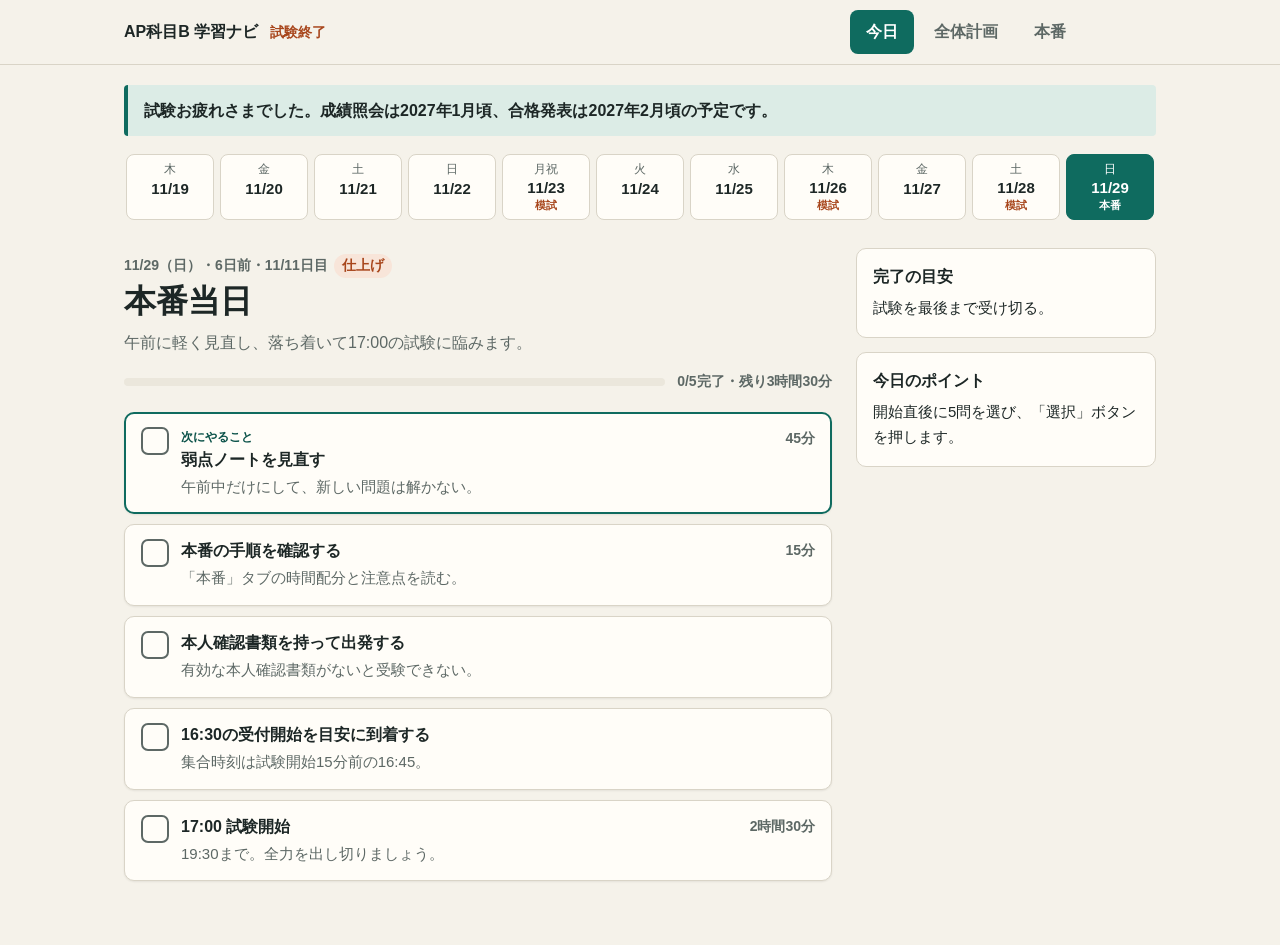
<file: docs/index.html>
<!doctype html>
<html lang="ja">
<head>
  <meta charset="utf-8">
  <meta name="viewport" content="width=device-width, initial-scale=1, viewport-fit=cover">
  <meta http-equiv="Content-Security-Policy" content="default-src 'none'; script-src 'self'; style-src 'self'; img-src 'self' data:; base-uri 'none'; form-action 'none'">
  <meta name="referrer" content="no-referrer">
  <meta name="robots" content="noindex, nofollow">
  <meta name="theme-color" content="#f5f2ea" media="(prefers-color-scheme: light)">
  <meta name="theme-color" content="#141a19" media="(prefers-color-scheme: dark)">
  <title>AP科目B 学習ナビ</title>
  <link rel="icon" href="data:image/svg+xml,%3Csvg xmlns='http://www.w3.org/2000/svg' viewBox='0 0 32 32'%3E%3Crect width='32' height='32' rx='7' fill='%230f6b5f'/%3E%3Cpath d='M9 16.5l4.5 4.5L23 11' fill='none' stroke='white' stroke-width='3.2' stroke-linecap='round' stroke-linejoin='round'/%3E%3C/svg%3E">
  <link rel="stylesheet" href="./styles.css">
</head>
<body>
  <header class="topbar">
    <div class="topbar-inner">
      <div class="brand">
        <strong>AP科目B 学習ナビ</strong>
        <span id="countdown" class="countdown"></span>
      </div>
      <nav class="tabs" aria-label="画面の切り替え">
        <button type="button" data-view="today">今日</button>
        <button type="button" data-view="plan">全体計画</button>
        <button type="button" data-view="exam">本番</button>
      </nav>
      <span id="save-status" class="save-status" role="status" aria-live="polite"></span>
    </div>
  </header>
  <main id="app" class="page"><p class="loading">読み込んでいます…</p></main>
  <script src="./app.js" type="module"></script>
</body>
</html>
</file>
<file: docs/styles.css>
:root {
  color-scheme: light dark;
  --bg: #f5f2ea;
  --surface: #fffdf8;
  --surface-2: #ebe7dc;
  --ink: #1d2726;
  --muted: #5d6865;
  --line: #d9d4c7;
  --accent: #0f6b5f;
  --accent-strong: #0a5148;
  --accent-soft: #dcece6;
  --on-accent: #ffffff;
  --mock: #a8461c;
  --mock-soft: #f8e5d9;
  --shadow: 0 1px 2px rgb(40 35 20 / 8%);
}

@media (prefers-color-scheme: dark) {
  :root {
    --bg: #141a19;
    --surface: #1c2423;
    --surface-2: #27312f;
    --ink: #e8ece8;
    --muted: #a3afab;
    --line: #34403d;
    --accent: #5cc4b0;
    --accent-strong: #84d8c7;
    --accent-soft: #1d3a35;
    --on-accent: #0c1f1c;
    --mock: #f0a176;
    --mock-soft: #43291c;
    --shadow: none;
  }
}

* { box-sizing: border-box; }

html { -webkit-text-size-adjust: 100%; }

body {
  margin: 0;
  background: var(--bg);
  color: var(--ink);
  font-family: "Hiragino Sans", "Hiragino Kaku Gothic ProN", "Noto Sans JP", "Yu Gothic UI", sans-serif;
  font-size: 16px;
  line-height: 1.7;
  overflow-wrap: anywhere;
}

button, input, select { font: inherit; color: inherit; }

button { cursor: pointer; }

a { color: var(--accent-strong); text-underline-offset: 3px; }

:focus-visible { outline: 3px solid var(--accent); outline-offset: 2px; }

h1, h2, h3, p { margin: 0; }

.topbar {
  position: sticky;
  top: 0;
  z-index: 10;
  background: var(--bg);
  border-bottom: 1px solid var(--line);
}

.topbar-inner {
  display: flex;
  align-items: center;
  gap: 20px;
  max-width: 1080px;
  margin: 0 auto;
  padding: 10px 24px;
}

.brand { display: flex; align-items: baseline; gap: 12px; flex-wrap: wrap; }

.brand strong { font-size: 1rem; }

.countdown { color: var(--mock); font-size: .875rem; font-weight: 700; font-variant-numeric: tabular-nums; }

.tabs { display: flex; gap: 4px; margin-left: auto; }

.tabs button {
  min-height: 44px;
  padding: 0 16px;
  border: 0;
  border-radius: 8px;
  background: transparent;
  color: var(--muted);
  font-weight: 600;
}

.tabs button[aria-current="page"] { background: var(--accent); color: var(--on-accent); }

.save-status { min-width: 4.5em; color: var(--muted); font-size: .75rem; text-align: right; }

.save-status.error { color: var(--mock); font-weight: 700; }

.page { max-width: 1080px; margin: 0 auto; padding: 20px 24px 64px; }

.loading { padding: 48px 0; color: var(--muted); text-align: center; }

.notice {
  margin-bottom: 16px;
  padding: 12px 16px;
  border-left: 4px solid var(--accent);
  border-radius: 4px;
  background: var(--accent-soft);
  font-weight: 600;
}

.day-strip {
  display: grid;
  grid-auto-flow: column;
  grid-auto-columns: minmax(62px, 1fr);
  gap: 6px;
  margin-bottom: 20px;
  padding: 2px 2px 8px;
  overflow-x: auto;
  scrollbar-width: thin;
}

.day-chip {
  position: relative;
  display: grid;
  justify-items: center;
  min-height: 66px;
  padding: 6px 2px;
  border: 1px solid var(--line);
  border-radius: 8px;
  background: var(--surface);
  line-height: 1.35;
  font-variant-numeric: tabular-nums;
}

.day-chip small { color: var(--muted); font-size: .75rem; }

.day-chip b { font-size: .9375rem; white-space: nowrap; }

.day-chip .state { min-height: 1.1em; color: var(--accent-strong); font-size: .6875rem; font-weight: 700; }

.day-chip.mock .state { color: var(--mock); }

.day-chip.is-today { border: 2px solid var(--mock); }

.day-chip[aria-pressed="true"] { border-color: var(--accent); background: var(--accent); color: var(--on-accent); }

.day-chip[aria-pressed="true"] small,
.day-chip[aria-pressed="true"] .state { color: var(--on-accent); }

.today-grid { display: grid; grid-template-columns: minmax(0, 1fr) 300px; gap: 24px; align-items: start; }

.hero { margin-bottom: 18px; }

.eyebrow { color: var(--muted); font-size: .875rem; font-weight: 600; }

.eyebrow .tag {
  display: inline-block;
  margin-left: 6px;
  padding: 0 8px;
  border-radius: 999px;
  background: var(--accent-soft);
  color: var(--accent-strong);
}

.eyebrow .tag.mock { background: var(--mock-soft); color: var(--mock); }

.hero h1 { margin-top: 2px; font-size: clamp(1.5rem, 4vw, 2rem); line-height: 1.35; }

.hero p { margin-top: 6px; color: var(--muted); }

.progress-line { display: flex; align-items: center; gap: 12px; margin-top: 14px; }

.progress-track { flex: 1; height: 8px; border-radius: 99px; background: var(--surface-2); overflow: hidden; }

.progress-fill { height: 100%; border-radius: 99px; background: var(--accent); transition: width .2s ease; }

.progress-text { color: var(--muted); font-size: .875rem; font-weight: 600; white-space: nowrap; font-variant-numeric: tabular-nums; }

.task-list { display: grid; gap: 10px; margin: 0; padding: 0; list-style: none; }

.task {
  display: grid;
  grid-template-columns: 28px minmax(0, 1fr) auto;
  gap: 12px;
  padding: 14px 16px;
  border: 1px solid var(--line);
  border-radius: 10px;
  background: var(--surface);
  box-shadow: var(--shadow);
}

.task.next { border: 2px solid var(--accent); padding: 13px 15px; }

.task.done { background: transparent; box-shadow: none; }

.task.done .task-title { color: var(--muted); text-decoration: line-through; }

.task input[type="checkbox"] {
  appearance: none;
  display: grid;
  place-content: center;
  width: 28px;
  height: 28px;
  margin: 0;
  border: 2px solid var(--muted);
  border-radius: 7px;
  background: var(--surface);
  cursor: pointer;
}

.task input[type="checkbox"]:checked { border-color: var(--accent); background: var(--accent); }

.task input[type="checkbox"]:checked::after { content: "✓"; color: var(--on-accent); font-size: 1.05rem; font-weight: 800; line-height: 1; }

.next-label { display: block; color: var(--accent-strong); font-size: .75rem; font-weight: 800; }

.task-title { display: block; font-weight: 700; line-height: 1.5; cursor: pointer; }

.task-detail { margin-top: 3px; color: var(--muted); font-size: .9375rem; line-height: 1.65; }

.task-time { color: var(--muted); font-size: .875rem; font-weight: 700; white-space: nowrap; font-variant-numeric: tabular-nums; }

.links { display: flex; flex-wrap: wrap; gap: 4px 14px; margin-top: 6px; font-size: .9375rem; }

.links a { display: inline-flex; align-items: center; min-height: 32px; }

.inline-fields { display: grid; grid-template-columns: repeat(2, minmax(0, 1fr)); gap: 10px; margin-top: 10px; }

.field label, .score-row label { display: block; color: var(--muted); font-size: .8125rem; font-weight: 600; }

select, input[type="number"] {
  width: 100%;
  min-height: 44px;
  padding: 6px 10px;
  border: 1px solid var(--muted);
  border-radius: 8px;
  background: var(--surface);
  font-size: 1rem;
}

.side { display: grid; gap: 14px; }

.panel { padding: 16px; border: 1px solid var(--line); border-radius: 10px; background: var(--surface); }

.panel h2, .section h2 { font-size: 1rem; line-height: 1.5; }

.panel p, .panel ul { margin-top: 6px; font-size: .9375rem; }

.panel ul, .rules { padding-left: 1.2em; }

.panel li + li, .rules li + li { margin-top: 4px; }

.score-row { margin-top: 8px; }

.score-result { margin-top: 6px; font-size: .9375rem; font-weight: 700; }

.score-result.good { color: var(--accent-strong); }

.score-result.warn { color: var(--mock); }

.complete { margin-top: 14px; padding: 14px 16px; border-radius: 10px; background: var(--accent-soft); color: var(--accent-strong); font-weight: 700; }

.section { margin-top: 32px; }

.section:first-child { margin-top: 0; }

.section > h2 { margin-bottom: 10px; font-size: 1.25rem; }

.section > p { margin-bottom: 12px; color: var(--muted); }

.overall { display: flex; flex-wrap: wrap; align-items: end; justify-content: space-between; gap: 8px 24px; }

.overall h1 { font-size: clamp(1.5rem, 4vw, 2rem); line-height: 1.35; }

.phase { margin-top: 22px; }

.phase h3 { margin-bottom: 8px; color: var(--muted); font-size: .875rem; }

.plan-list { display: grid; gap: 8px; margin: 0; padding: 0; list-style: none; }

.plan-row {
  display: grid;
  grid-template-columns: 76px minmax(0, 1fr) auto;
  gap: 12px;
  align-items: center;
  width: 100%;
  min-height: 60px;
  padding: 10px 14px;
  border: 1px solid var(--line);
  border-radius: 10px;
  background: var(--surface);
  text-align: left;
}

.plan-row.is-today { border: 2px solid var(--mock); }

.plan-date { font-weight: 700; font-variant-numeric: tabular-nums; }

.plan-title { display: block; font-weight: 600; line-height: 1.5; }

.plan-meta { display: block; color: var(--muted); font-size: .8125rem; }

.plan-state { color: var(--muted); font-size: .875rem; font-weight: 700; white-space: nowrap; font-variant-numeric: tabular-nums; }

.plan-state.done { color: var(--accent-strong); }

.two-col { display: grid; grid-template-columns: repeat(2, minmax(0, 1fr)); gap: 14px; }

.field-table { width: 100%; border-collapse: collapse; font-size: .9375rem; }

.field-table th, .field-table td { padding: 10px 8px; border-bottom: 1px solid var(--line); text-align: left; vertical-align: top; }

.field-table th { width: 5.5em; color: var(--muted); font-size: .8125rem; white-space: nowrap; }

.score-grid { display: grid; grid-template-columns: repeat(3, minmax(0, 1fr)); gap: 10px; }

.time-bar { display: flex; height: 44px; overflow: hidden; border-radius: 8px; border: 1px solid var(--line); }

.time-bar span {
  display: grid;
  place-items: center;
  border-right: 2px solid var(--bg);
  background: var(--accent);
  color: var(--on-accent);
  font-size: .8125rem;
  font-weight: 800;
  min-width: 0;
  white-space: nowrap;
}

.time-bar span:last-child { border-right: 0; }

.time-bar .buffer { min-width: 38px; background: var(--mock); color: #fff; }

@media (prefers-color-scheme: dark) {
  .time-bar .buffer { color: #2a1509; }
}

.time-table { width: 100%; margin-top: 12px; border-collapse: collapse; }

.time-table th, .time-table td { padding: 9px 8px; border-bottom: 1px solid var(--line); text-align: left; }

.time-table th { width: 8.5em; font-variant-numeric: tabular-nums; }

.alert {
  padding: 14px 16px;
  border-left: 4px solid var(--mock);
  border-radius: 4px;
  background: var(--mock-soft);
}

.alert strong { display: block; }

@media (max-width: 860px) {
  .today-grid, .two-col { grid-template-columns: minmax(0, 1fr); }
}

@media (max-width: 640px) {
  .topbar-inner { padding: 8px 16px; gap: 8px; }
  .brand { width: 100%; justify-content: space-between; }
  .save-status { position: absolute; top: 38px; right: 16px; }
  .tabs {
    position: fixed;
    right: 0;
    bottom: 0;
    left: 0;
    z-index: 20;
    display: grid;
    grid-template-columns: repeat(3, 1fr);
    margin: 0;
    padding: 6px 12px calc(6px + env(safe-area-inset-bottom));
    border-top: 1px solid var(--line);
    background: var(--bg);
  }
  .page { padding: 16px 16px calc(96px + env(safe-area-inset-bottom)); }
  .day-strip { grid-auto-columns: 62px; margin-right: -16px; padding-right: 16px; }
  .task { grid-template-columns: 28px minmax(0, 1fr); }
  .task-time { grid-column: 2; grid-row: 2; }
  .task-main { grid-column: 2; }
  .inline-fields, .score-grid { grid-template-columns: minmax(0, 1fr); }
  .plan-row { grid-template-columns: 62px minmax(0, 1fr) auto; gap: 8px; padding: 10px 12px; }
  .time-bar span { font-size: .6875rem; }
}

@media (prefers-reduced-motion: reduce) {
  .progress-fill { transition: none; }
}
</file>
